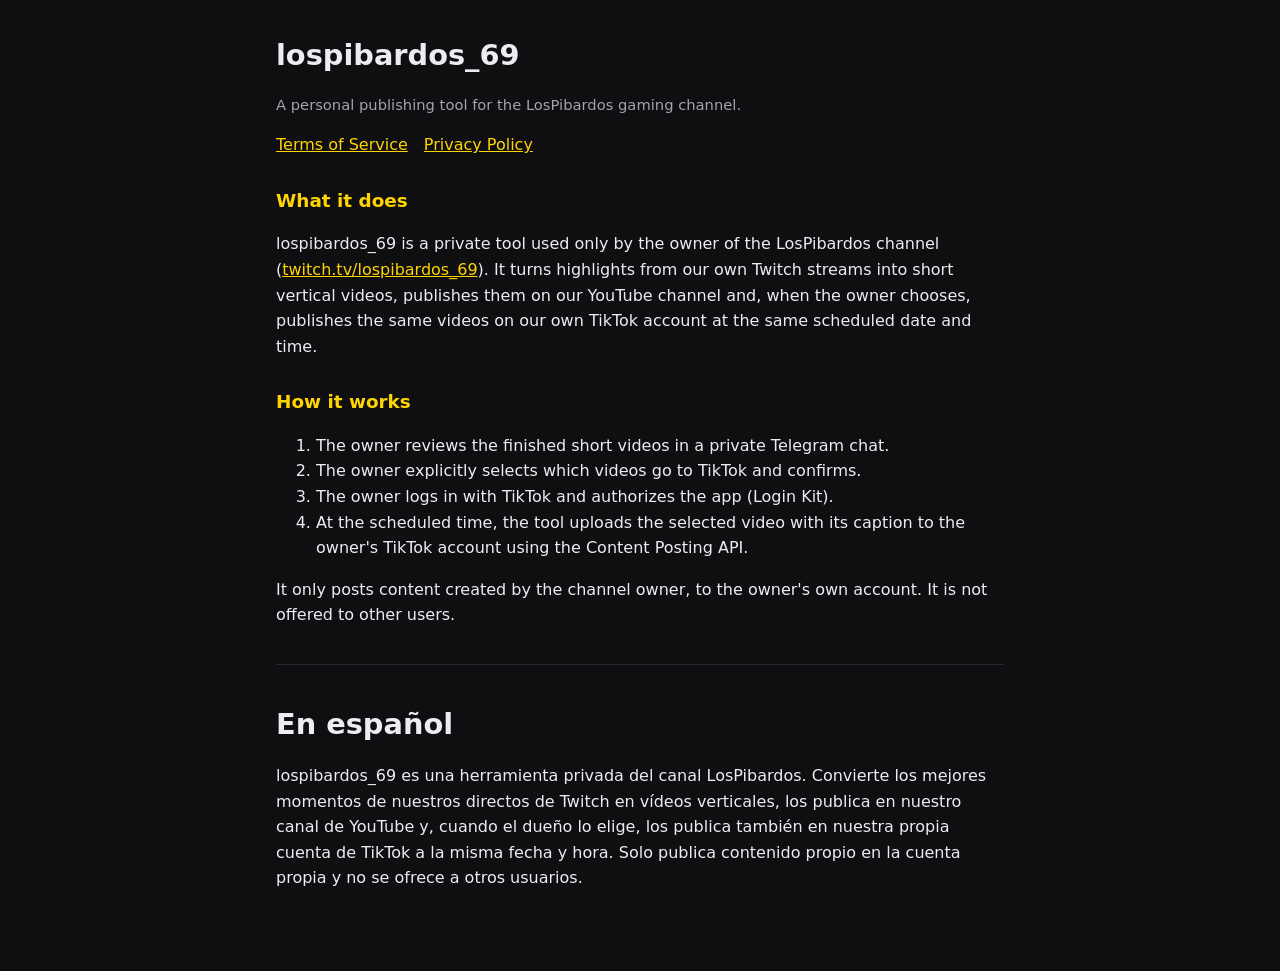
<file: index.html>
<!doctype html>
<html lang="en">
<head>
<meta charset="utf-8">
<meta name="viewport" content="width=device-width, initial-scale=1">
<title>lospibardos_69</title>
<meta name="description" content="Personal tool that publishes the Shorts of the LosPibardos channel to its own TikTok account.">
<link rel="stylesheet" href="estilo.css">
</head>
<body>
<main>
  <h1>lospibardos_69</h1>
  <p class="suave">A personal publishing tool for the LosPibardos gaming channel.</p>
  <nav><a href="terms.html">Terms of Service</a><a href="privacy.html">Privacy Policy</a></nav>

  <h2>What it does</h2>
  <p>lospibardos_69 is a private tool used only by the owner of the LosPibardos channel
  (<a href="https://www.twitch.tv/lospibardos_69">twitch.tv/lospibardos_69</a>). It turns highlights from our own
  Twitch streams into short vertical videos, publishes them on our YouTube channel and, when the owner chooses,
  publishes the same videos on our own TikTok account at the same scheduled date and time.</p>

  <h2>How it works</h2>
  <ol>
    <li>The owner reviews the finished short videos in a private Telegram chat.</li>
    <li>The owner explicitly selects which videos go to TikTok and confirms.</li>
    <li>The owner logs in with TikTok and authorizes the app (Login Kit).</li>
    <li>At the scheduled time, the tool uploads the selected video with its caption to the owner's TikTok
        account using the Content Posting API.</li>
  </ol>
  <p>It only posts content created by the channel owner, to the owner's own account. It is not offered to other users.</p>

  <hr>
  <h1 lang="es">En español</h1>
  <p lang="es">lospibardos_69 es una herramienta privada del canal LosPibardos. Convierte los mejores momentos de
  nuestros directos de Twitch en vídeos verticales, los publica en nuestro canal de YouTube y, cuando el dueño lo elige,
  los publica también en nuestra propia cuenta de TikTok a la misma fecha y hora. Solo publica contenido propio en la
  cuenta propia y no se ofrece a otros usuarios.</p>
</main>
</body>
</html>
</file>
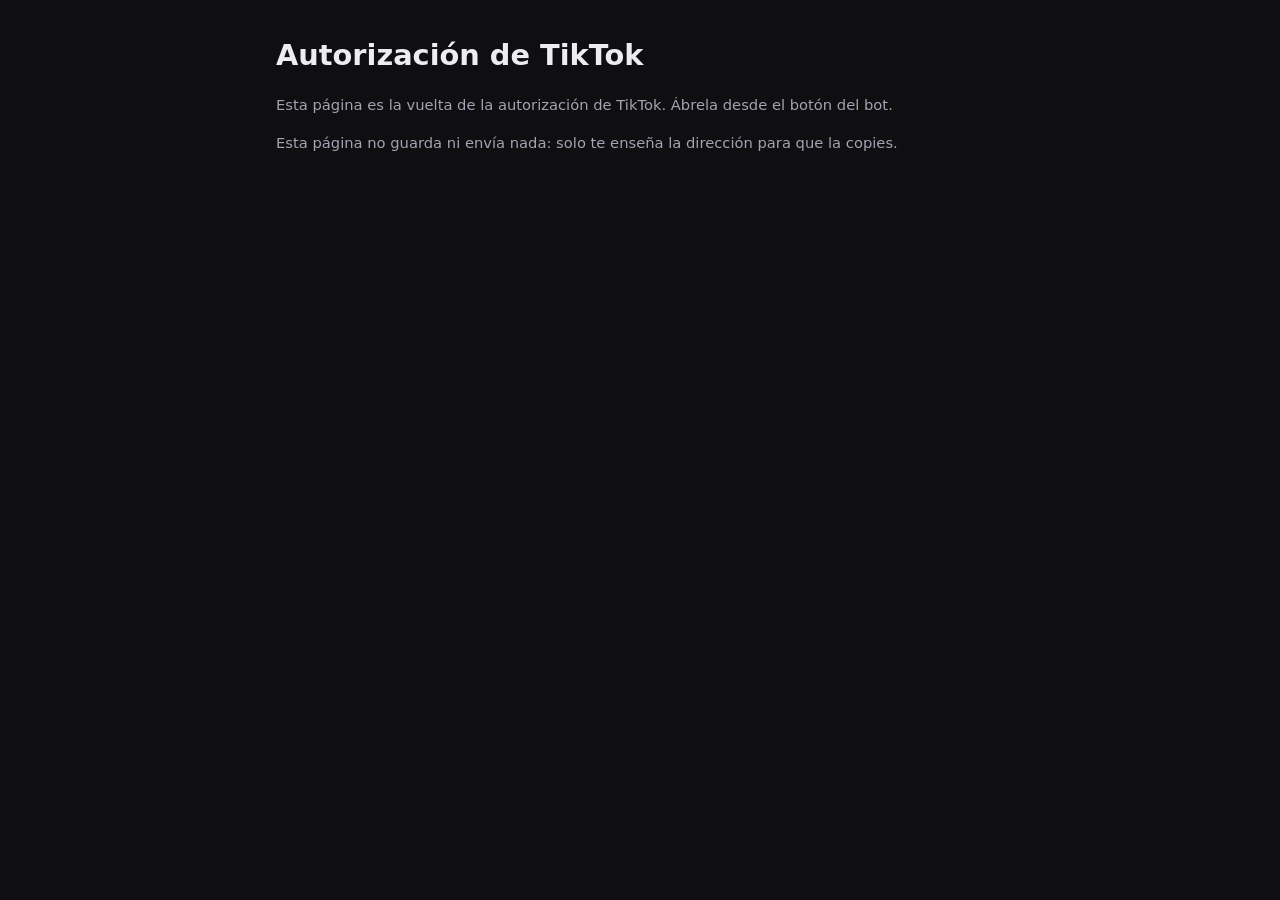
<file: callback/index.html>
<!doctype html>
<html lang="es">
<head>
<meta charset="utf-8">
<meta name="viewport" content="width=device-width, initial-scale=1">
<meta name="robots" content="noindex">
<meta name="referrer" content="no-referrer">
<title>Autorización de TikTok · lospibardos_69</title>
<link rel="stylesheet" href="../estilo.css">
</head>
<body>
<main>
  <h1 id="titulo">Autorización de TikTok</h1>
  <p id="texto" class="suave">Comprobando…</p>
  <div id="bloque" hidden>
    <p>Copia esta dirección completa y pégala en el chat del bot de Telegram:</p>
    <div class="caja" id="url"></div>
    <button id="copiar" type="button">Copiar</button>
  </div>
  <p class="suave">Esta página no guarda ni envía nada: solo te enseña la dirección para que la copies.</p>
</main>
<script>
  // TikTok vuelve aquí con ?code=...&state=... (o ?error=...). El bot lee el código de la dirección pegada.
  const q = new URLSearchParams(location.search);
  const titulo = document.getElementById("titulo"), texto = document.getElementById("texto");
  if (q.get("code")) {
    titulo.textContent = "✅ Permiso concedido";
    texto.textContent = "Ya casi está.";
    document.getElementById("url").textContent = location.href;
    document.getElementById("bloque").hidden = false;
    document.getElementById("copiar").onclick = async () => {
      try { await navigator.clipboard.writeText(location.href); document.getElementById("copiar").textContent = "¡Copiada!"; }
      catch (e) { getSelection().selectAllChildren(document.getElementById("url")); }
    };
  } else if (q.get("error")) {
    titulo.textContent = "❌ No se ha dado el permiso";
    texto.textContent = "TikTok dice: " + (q.get("error_description") || q.get("error")) + ". Vuelve a pulsar el botón del bot.";
  } else {
    texto.textContent = "Esta página es la vuelta de la autorización de TikTok. Ábrela desde el botón del bot.";
  }
</script>
</body>
</html>
</file>
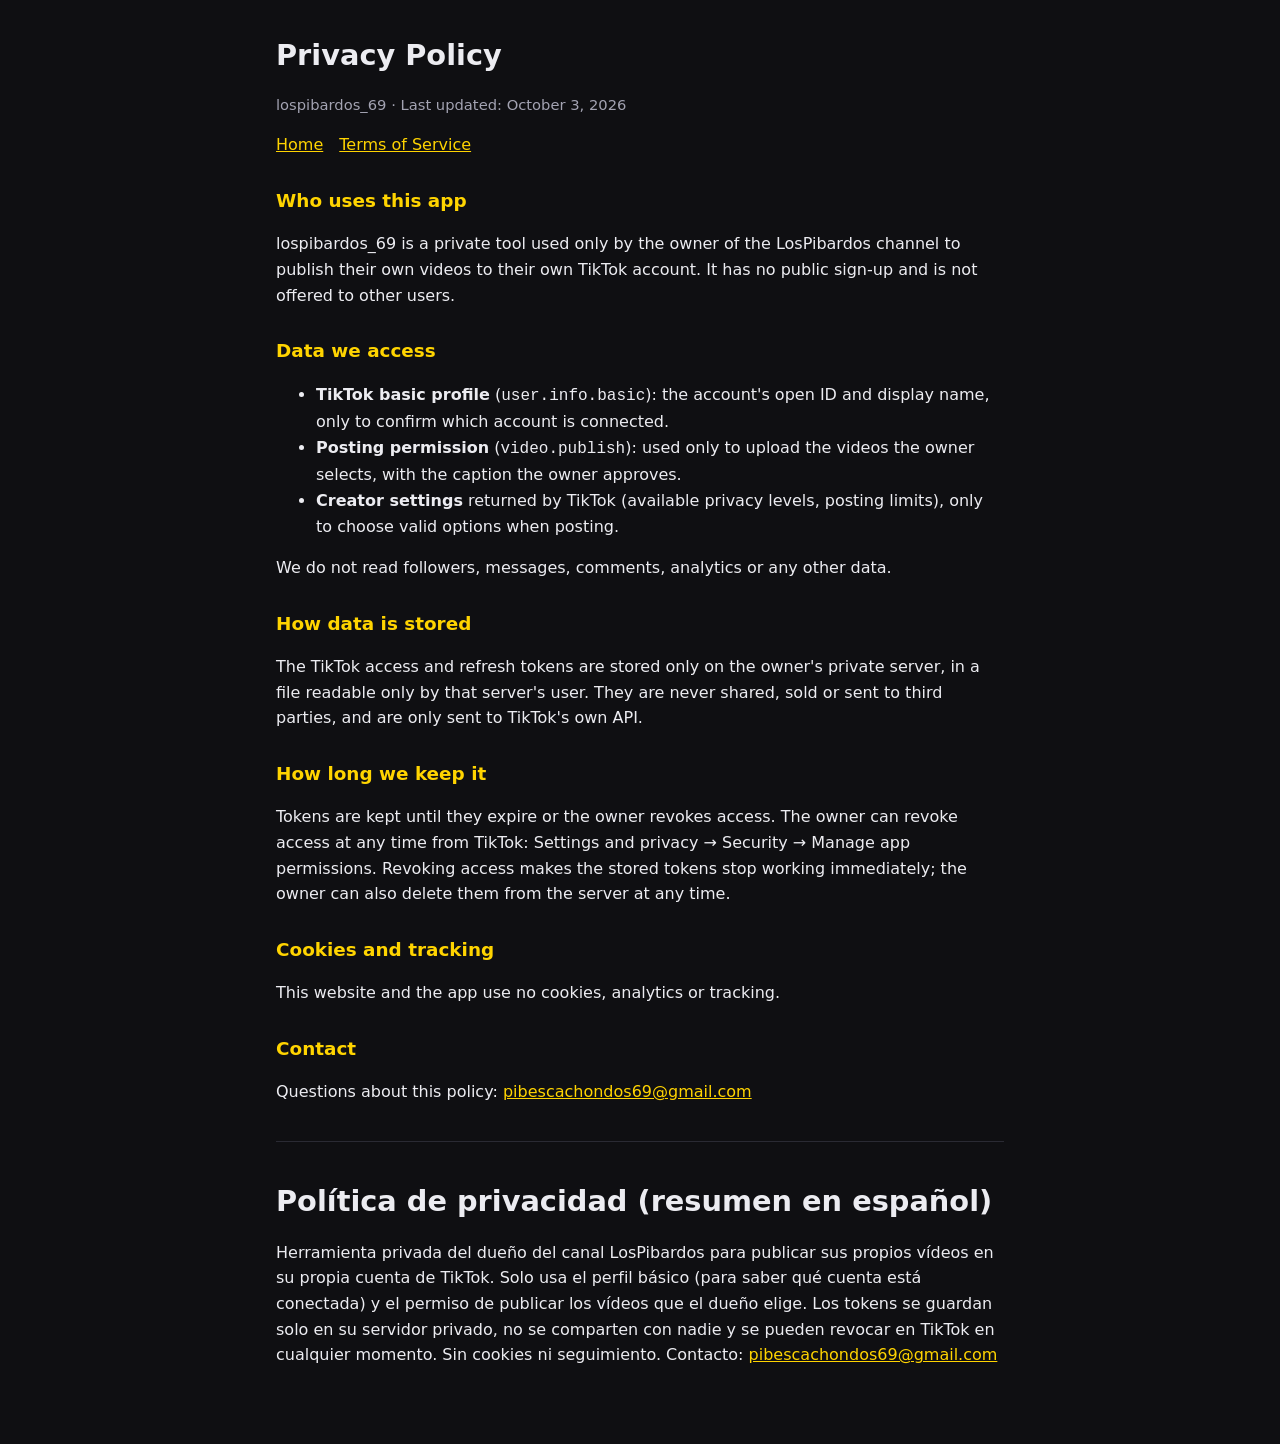
<file: privacy.html>
<!doctype html>
<html lang="en">
<head>
<meta charset="utf-8">
<meta name="viewport" content="width=device-width, initial-scale=1">
<title>Privacy Policy · lospibardos_69</title>
<link rel="stylesheet" href="estilo.css">
</head>
<body>
<main>
  <h1>Privacy Policy</h1>
  <p class="suave">lospibardos_69 · Last updated: October 3, 2026</p>
  <nav><a href="index.html">Home</a><a href="terms.html">Terms of Service</a></nav>

  <h2>Who uses this app</h2>
  <p>lospibardos_69 is a private tool used only by the owner of the LosPibardos channel to publish their own
  videos to their own TikTok account. It has no public sign-up and is not offered to other users.</p>

  <h2>Data we access</h2>
  <ul>
    <li><b>TikTok basic profile</b> (<code>user.info.basic</code>): the account's open ID and display name, only to
        confirm which account is connected.</li>
    <li><b>Posting permission</b> (<code>video.publish</code>): used only to upload the videos the owner selects,
        with the caption the owner approves.</li>
    <li><b>Creator settings</b> returned by TikTok (available privacy levels, posting limits), only to choose valid
        options when posting.</li>
  </ul>
  <p>We do not read followers, messages, comments, analytics or any other data.</p>

  <h2>How data is stored</h2>
  <p>The TikTok access and refresh tokens are stored only on the owner's private server, in a file readable only by
  that server's user. They are never shared, sold or sent to third parties, and are only sent to TikTok's own API.</p>

  <h2>How long we keep it</h2>
  <p>Tokens are kept until they expire or the owner revokes access. The owner can revoke access at any time from
  TikTok: Settings and privacy → Security → Manage app permissions. Revoking access makes the stored tokens stop
  working immediately; the owner can also delete them from the server at any time.</p>

  <h2>Cookies and tracking</h2>
  <p>This website and the app use no cookies, analytics or tracking.</p>

  <h2>Contact</h2>
  <p>Questions about this policy: <a href="mailto:pibescachondos69@gmail.com">pibescachondos69@gmail.com</a></p>

  <hr>
  <h1 lang="es">Política de privacidad (resumen en español)</h1>
  <p lang="es">Herramienta privada del dueño del canal LosPibardos para publicar sus propios vídeos en su propia cuenta
  de TikTok. Solo usa el perfil básico (para saber qué cuenta está conectada) y el permiso de publicar los vídeos que
  el dueño elige. Los tokens se guardan solo en su servidor privado, no se comparten con nadie y se pueden revocar en
  TikTok en cualquier momento. Sin cookies ni seguimiento. Contacto: <a href="mailto:pibescachondos69@gmail.com">pibescachondos69@gmail.com</a></p>
</main>
</body>
</html>
</file>
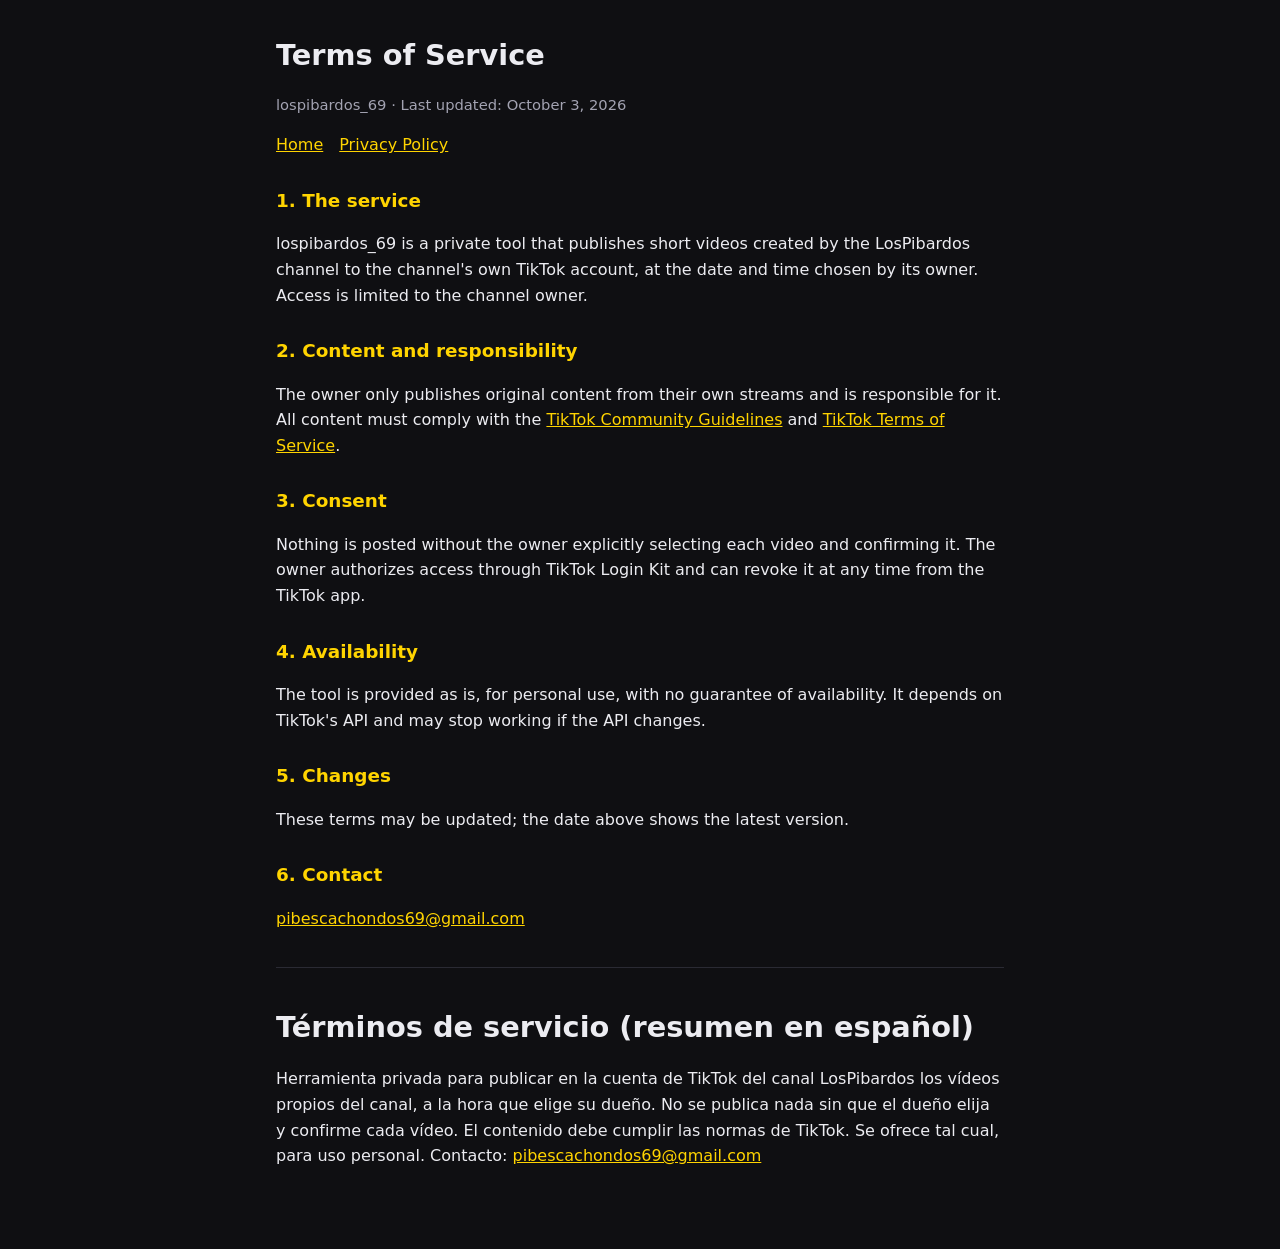
<file: terms.html>
<!doctype html>
<html lang="en">
<head>
<meta charset="utf-8">
<meta name="viewport" content="width=device-width, initial-scale=1">
<title>Terms of Service · lospibardos_69</title>
<link rel="stylesheet" href="estilo.css">
</head>
<body>
<main>
  <h1>Terms of Service</h1>
  <p class="suave">lospibardos_69 · Last updated: October 3, 2026</p>
  <nav><a href="index.html">Home</a><a href="privacy.html">Privacy Policy</a></nav>

  <h2>1. The service</h2>
  <p>lospibardos_69 is a private tool that publishes short videos created by the LosPibardos channel to the
  channel's own TikTok account, at the date and time chosen by its owner. Access is limited to the channel owner.</p>

  <h2>2. Content and responsibility</h2>
  <p>The owner only publishes original content from their own streams and is responsible for it. All content must
  comply with the <a href="https://www.tiktok.com/community-guidelines">TikTok Community Guidelines</a> and
  <a href="https://www.tiktok.com/legal/terms-of-service">TikTok Terms of Service</a>.</p>

  <h2>3. Consent</h2>
  <p>Nothing is posted without the owner explicitly selecting each video and confirming it. The owner authorizes
  access through TikTok Login Kit and can revoke it at any time from the TikTok app.</p>

  <h2>4. Availability</h2>
  <p>The tool is provided as is, for personal use, with no guarantee of availability. It depends on TikTok's API and
  may stop working if the API changes.</p>

  <h2>5. Changes</h2>
  <p>These terms may be updated; the date above shows the latest version.</p>

  <h2>6. Contact</h2>
  <p><a href="mailto:pibescachondos69@gmail.com">pibescachondos69@gmail.com</a></p>

  <hr>
  <h1 lang="es">Términos de servicio (resumen en español)</h1>
  <p lang="es">Herramienta privada para publicar en la cuenta de TikTok del canal LosPibardos los vídeos propios del
  canal, a la hora que elige su dueño. No se publica nada sin que el dueño elija y confirme cada vídeo. El contenido
  debe cumplir las normas de TikTok. Se ofrece tal cual, para uso personal. Contacto:
  <a href="mailto:pibescachondos69@gmail.com">pibescachondos69@gmail.com</a></p>
</main>
</body>
</html>
</file>
<file: estilo.css>
:root { --fondo: #0f0f12; --texto: #ececf1; --suave: #a3a3b2; --acento: #ffd400; --caja: #1a1a20; }
* { box-sizing: border-box; }
body { margin: 0; background: var(--fondo); color: var(--texto); font: 16px/1.6 system-ui, -apple-system, "Segoe UI", sans-serif; }
main { max-width: 760px; margin: 0 auto; padding: 32px 16px 64px; }
h1 { font-size: 1.8rem; margin: 0 0 4px; }
h2 { font-size: 1.15rem; margin: 28px 0 6px; color: var(--acento); }
p, li { color: var(--texto); }
.suave { color: var(--suave); font-size: .92rem; }
a { color: var(--acento); }
nav { display: flex; gap: 16px; flex-wrap: wrap; margin: 16px 0 24px; }
hr { border: 0; border-top: 1px solid #2a2a33; margin: 36px 0; }
.caja { background: var(--caja); border-radius: 10px; padding: 14px; word-break: break-all; font-family: ui-monospace, monospace; font-size: .9rem; }
button { background: var(--acento); color: #111; border: 0; border-radius: 8px; padding: 12px 18px; font-size: 1rem; font-weight: 700; cursor: pointer; margin-top: 12px; width: 100%; }
</file>
